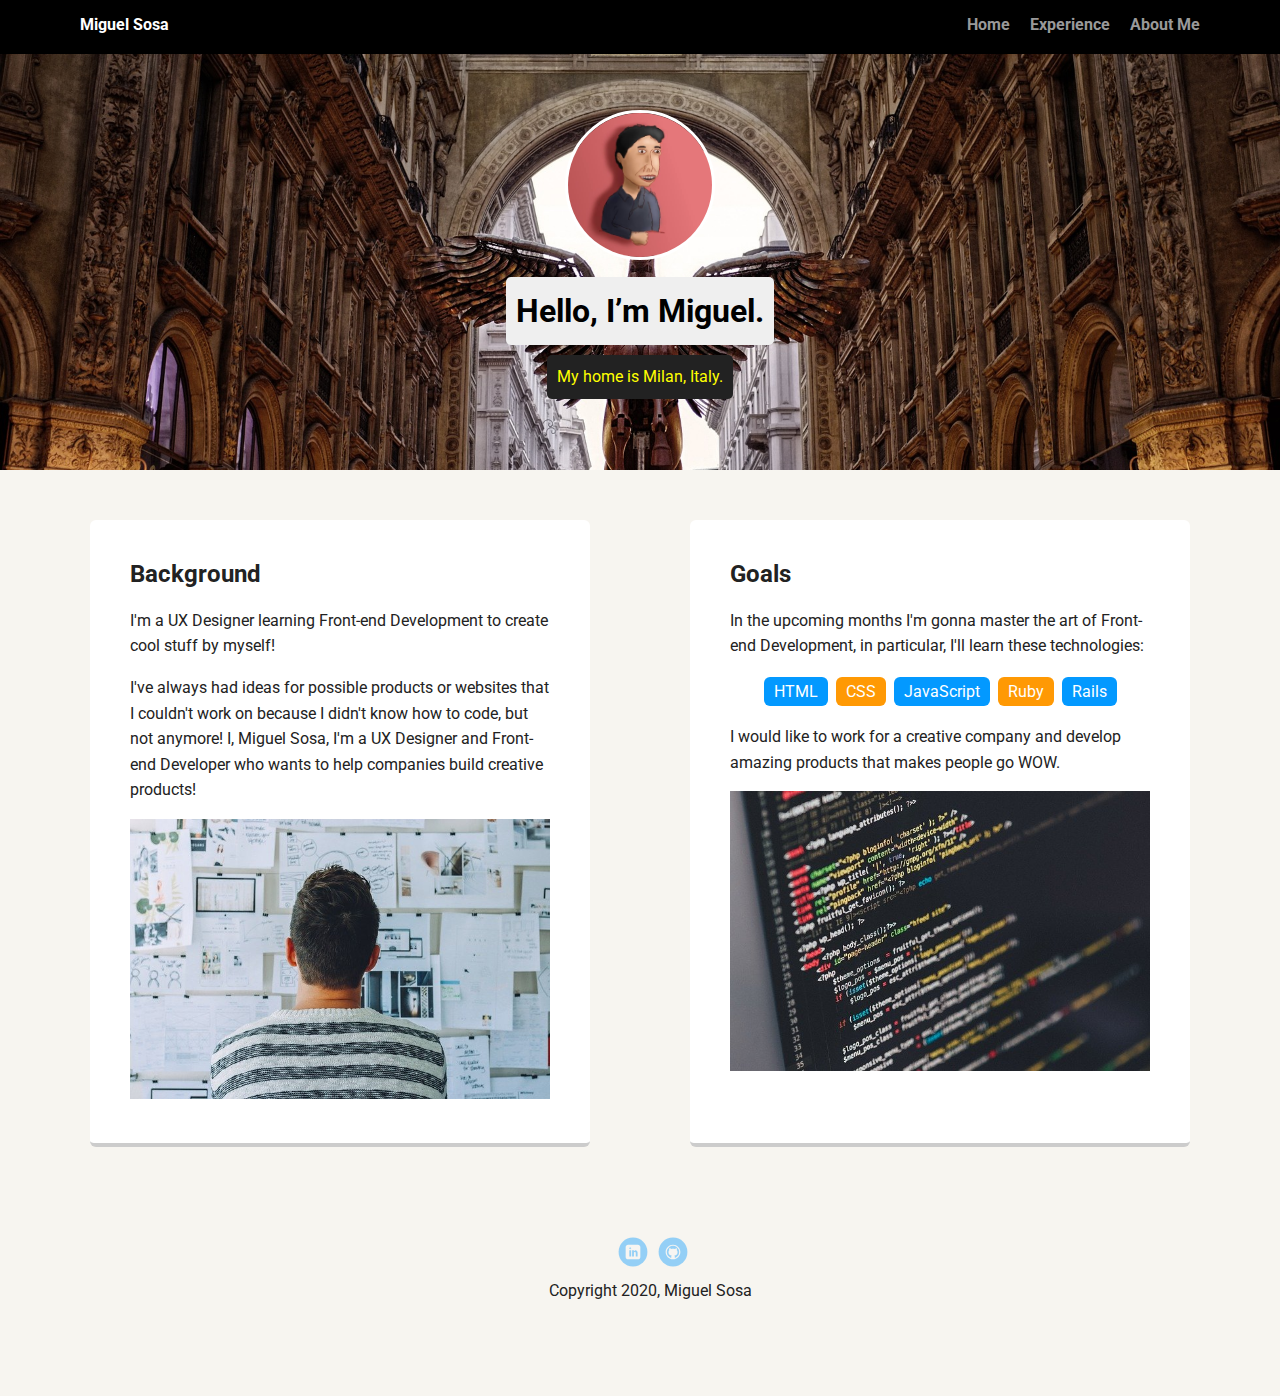
<file: index.html>
<!doctype html>
<html lang="en">
<head>
  <meta charset="utf-8">
  <title>Miguel Sosa's Profile</title>
  <meta name="viewport" content="width=device-width, initial-scale=1.0">
  <link rel="stylesheet" href="styles.css">
  <link href="https://fonts.googleapis.com/css?family=Muli%7CRoboto:400,300,500,700,900" rel="stylesheet"></head>
  <body>

    <nav class="main-nav">
        <ul class="nav">
          <li class="name">Miguel Sosa</li>
          <li><a href="index.html">Home</a></li>
          <li><a href="experience.html">Experience</a></li>
          <li><a href="about.html">About Me</a></li>
        </ul>
    </nav>

    <header>
      <img src="images/me.jpg" alt="Drawing of Miguel Sosa" class="profile-image">
      <h1 class="tag name">Hello, I’m Miguel.</h1>
      <p class="tag location">My home is Milan, Italy.</p>
    </header>

    <main class="flex">
      <section class="card">
        <h2>Background</h2>
        <p>I'm a UX Designer learning Front-end Development to create cool stuff by myself!</p>
        <p>I've always had ideas for possible products or websites that I couldn't work on because I didn't know how to code, but not anymore! I, Miguel Sosa, I'm a UX Designer and Front-end Developer who wants to help companies build creative products!</p>
        <img src="images/designer.jpg" alt="A designer examining sketches">
      </section>

      <section class="card">
        <h2>Goals</h2>
        <p>In the upcoming months I'm gonna master the art of Front-end Development, in particular, I'll learn these technologies:</p>
        <ul class="skills">
          <li>HTML</li>
          <li>CSS</li>
          <li>JavaScript</li>
          <li>Ruby</li>
          <li>Rails</li>
        </ul>
        <p>I would like to work for a creative company and develop amazing products that makes people go WOW.</p>
        <img src="images/code.jpg" alt="A screen with code">
      </section>
    </main>
    <footer>
      <ul>
        <li><a target="_blank" href="https://www.linkedin.com/in/msosadesign/" class="social linkedin">LinkedIn</a></li>
        <li><a target="_blank" href="https://github.com/msosadesign" class="social github">Github</a></li>
      </ul>
      <p class="copyright">Copyright 2020, Miguel Sosa</p>
    </footer>
  </body>
  </html>
</file>
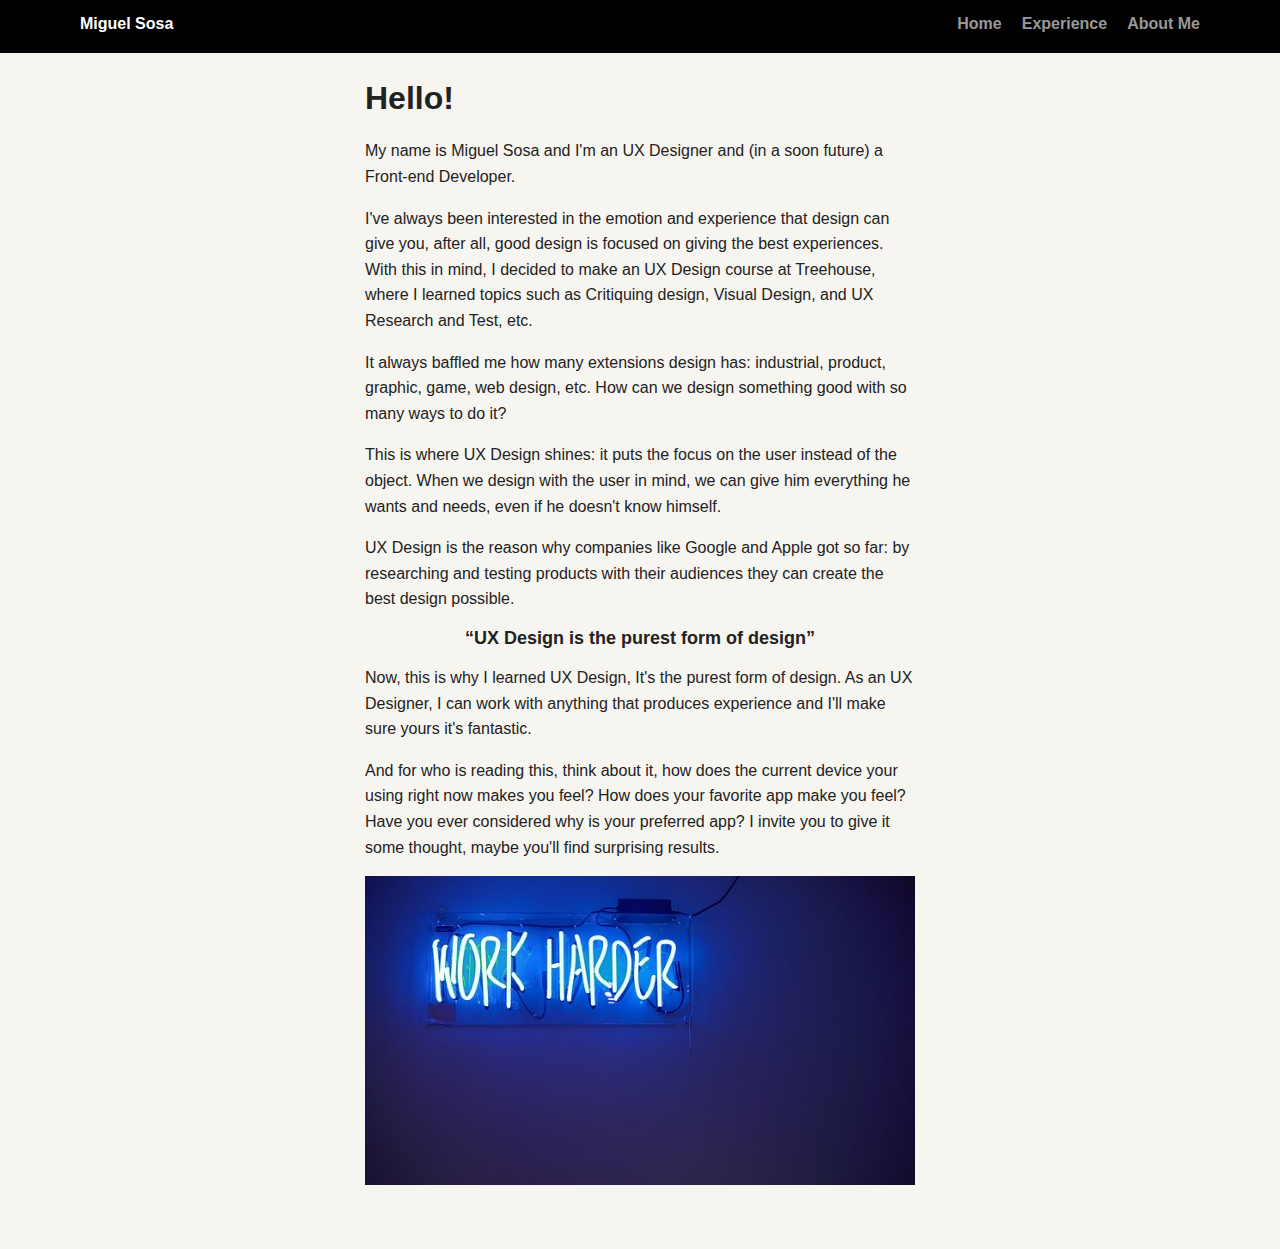
<file: about.html>
<!DOCTYPE html>
<html lang="en" dir="ltr">
  <head>
    <meta charset="utf-8">
    <title>About Me</title>
    <link rel="stylesheet" href="styles.css">
  </head>
  <body>
    <div class="main-nav">
        <ul class="nav">
          <li class="name">Miguel Sosa</li>
          <li><a href="index.html">Home</a></li>
          <li><a href="experience.html">Experience</a></li>
          <li><a href="about.html">About Me</a></li>
        </ul>
    </div>

    <main>
      <article class="aboutwrapper">
        <h1>Hello!</h1>
        <p>My name is Miguel Sosa and I'm an UX Designer and (in a soon future) a Front-end Developer.</p>
        <p>I've always been interested in the emotion and experience that design can give you, after all, good design is focused on giving the best experiences. With this in mind, I decided to make an UX Design course at Treehouse, where I learned topics such as Critiquing design, Visual Design, and UX Research and Test, etc.</p>
        <p>It always baffled me how many extensions design has: industrial, product, graphic, game, web design, etc. How can we design something good with so many ways to do it?</p>
        <p>This is where UX Design shines: it puts the focus on the user instead of the object. When we design with the user in mind, we can give him everything he wants and needs, even if he doesn't know himself.</p>
        <p>UX Design is the reason why companies like Google and Apple got so far: by researching and testing products with their audiences they can create the best design possible.</p>
        <aside class="textquote">
          <q>UX Design is the purest form of design</q>
        </aside>
        <p>Now, this is why I learned UX Design, It's the purest form of design. As an UX Designer, I can work with anything that produces experience and I'll make sure yours it's fantastic.</p>
        <p>And for who is reading this, think about it, how does the current device your using right now makes you feel? How does your favorite app make you feel? Have you ever considered why is your preferred app? I invite you to give it some thought, maybe you'll find surprising results.</p>
        <img src="images/motivation.jpg" alt="Work Harder">
      </article>
    </main>
  </body>
</html>
</file>
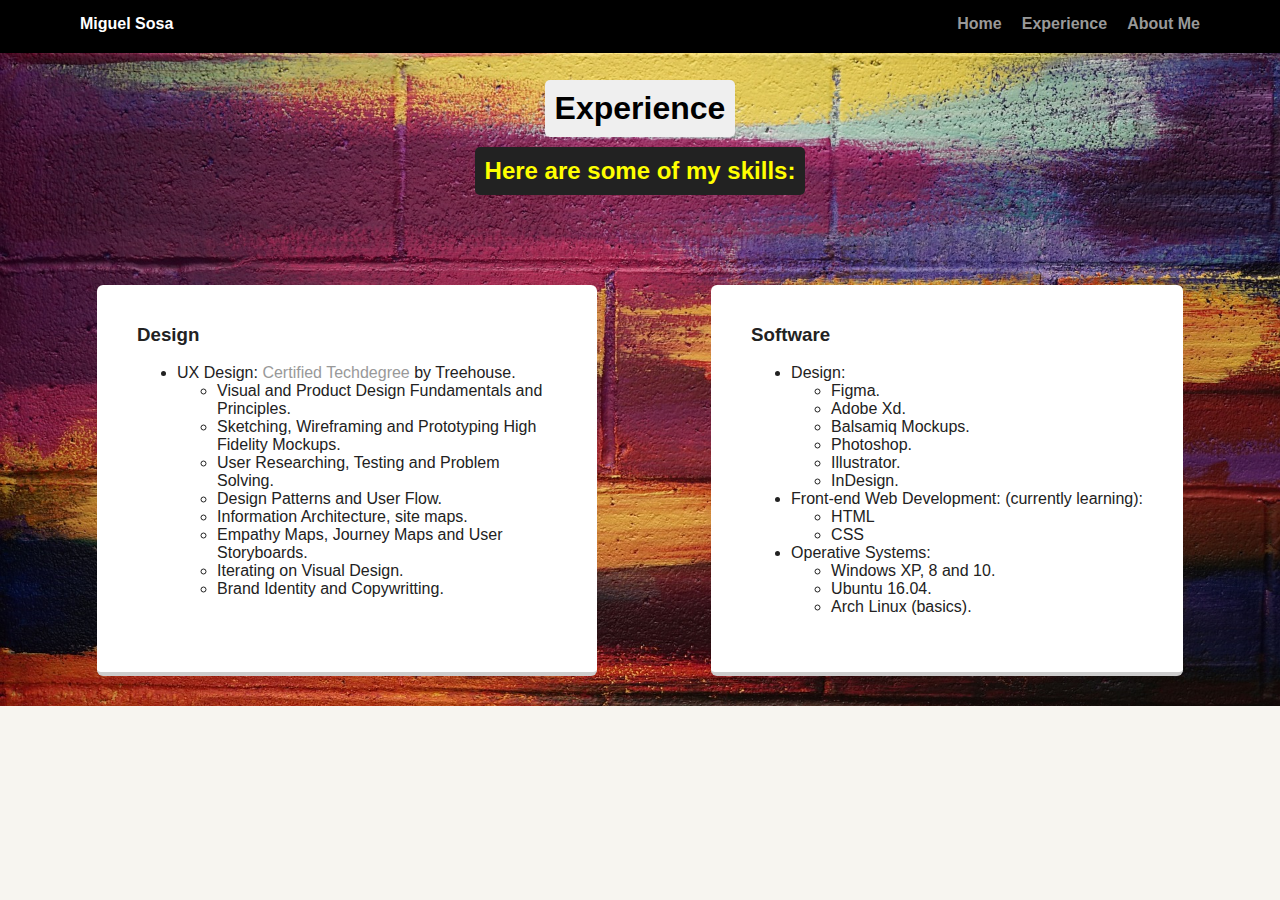
<file: experience.html>
<!DOCTYPE html>
<html lang="en" dir="ltr">
  <head>
    <meta charset="utf-8">
    <title>Experience</title>
    <link rel="stylesheet" href="styles.css">
  </head>
  <body>
    <nav class="main-nav">
        <ul class="nav">
          <li class="name">Miguel Sosa</li>
          <li><a href="index.html">Home</a></li>
          <li><a href="experience.html">Experience</a></li>
          <li><a href="about.html">About Me</a></li>
        </ul>
    </nav>

    <main class="experiencescontent">
      <div class="wrapper">
        <h1 class="tag name">Experience</h1>
        <h2 class="tag location">Here are some of my skills:</h2>
      </div>
      <div class="flex">
        <section class="card">
          <h3>Design</h3>
          <ul>
            <li>UX Design: <a target="_blank" href="https://accredible.com/14367122">Certified Techdegree</a> by Treehouse.
            <ul>
              <li>Visual and Product Design Fundamentals and Principles.</li>
              <li>Sketching, Wireframing and Prototyping High Fidelity Mockups.</li>
              <li>User Researching, Testing and Problem Solving.</li>
              <li>Design Patterns and User Flow.</li>
              <li>Information Architecture, site maps.</li>
              <li>Empathy Maps, Journey Maps and User Storyboards.</li>
              <li>Iterating on Visual Design.</li>
              <li>Brand Identity and Copywritting.</li>
            </ul></li>
          </ul>
        </section>
        <section class="card">
          <h3>Software</h3>
          <ul>
            <li>Design:
            <ul>
              <li>Figma.</li>
              <li>Adobe Xd.</li>
              <li>Balsamiq Mockups.</li>
              <li>Photoshop.</li>
              <li>Illustrator.</li>
              <li>InDesign.</li>
            </ul></li>
            <li>Front-end Web Development: (currently learning):
            <ul>
              <li>HTML</li>
              <li>CSS</li>
            </ul></li>
            <li>Operative Systems:
            <ul>
              <li>Windows XP, 8 and 10.</li>
              <li>Ubuntu 16.04.</li>
              <li>Arch Linux (basics).</li>
            </ul></li>
          </ul>
        </section>
      </div>
    </main>
  </body>
</html>
</file>
<file: styles.css>
/* Global Layout Set-up */
* {
  box-sizing: border-box;
}

body {
  margin: 0;
  padding: 0;
  text-align: center;
  font-family: 'Roboto', sans-serif;
  color: #222;
  background: #f7f5f0;
}
/* Link Styles */

a {
  text-decoration: none;
  color: #999;
}
a:hover {
  color: #6633ff;
}

/* Section Styles */

.main-nav {
  width: 100%;
  background: black;
  min-height: 30px;
  padding: 10px;
  position: fixed;
  text-align: center;
}
.nav {
  display: flex;
  justify-content: space-around;
  font-weight: 700;
  list-style-type: none;
  margin: 0 auto;
  padding: 0;
}

.nav .name {
    display: block;
    margin-right: auto;
    color: white;
}
.nav li {
  padding: 5px 10px 10px 10px;
}
.nav a {
  transition: all .5s;
}
.nav a:hover {
  color: white
}

header {
  text-align: center;
  background: url('images/milan.jpg') no-repeat top center ;
  background-size: cover;
  background-position: center;
  overflow: hidden;
  padding-top: 60px;
}
header {
  line-height: 1.5;
}
header .profile-image {
  margin-top: 50px;
  width: 150px;
  height: 150px;
  border-radius: 50%;
  border: 3px solid white;
  transition: all .5s;
}
header .profile-image:hover {
  transform: scale(1.2) rotate(-365deg);
  border: 5px solid #ff99ff;
  border-radius: 3px;
}
.tag {
  background-color: #efefef;
  color: black;
  padding: 10px;
  border-radius: 5px;
  display: table;
  margin: 10px auto;
}
.location {
  background-color: #222;
  color: yellow;
}
.card {
  margin: 30px;
  padding: 20px 40px 40px;
  max-width: 500px;
  text-align: left;
  background: #fff;
  border-bottom: 4px solid #ccc;
  border-radius: 6px;
  transition: all .5s;
}
.card:hover {
  border-color: #ff99ff;
}

ul.skills {
  padding: 0;
  text-align: center;
}

.skills li {
  border-radius: 6px;
  display: inline-block;
  background: #ff9904;
  color: white;
  padding: 5px 10px;
  margin: 2px;
}

.skills li:nth-child(odd) {
  background: #0399ff;
}

footer {
  width: 100%;
  min-height: 30px;
  padding: 20px 0 40px 20px;
}

footer .copyright {
  top: -8px;
  font-size: .75em;
}

footer ul {
  list-style-type: none;
  margin: 0;
  padding: 0;
}

footer ul li {
  display: inline-block;
}

a.social {
  display: inline-block;
  text-indent: -9999px;
  margin-left: 5px;
  width: 30px;
  height: 30px;
  background-size: 30px 30px;
  opacity: .4;
  transition: all .5s;
}
a.twitter {
  background-image: url(images/twitter.svg);
}
a.linkedin {
  background-image: url(images/linkedin.svg);
}
a.github {
  background-image: url(images/github.svg);
}
a.social:hover {
  opacity: 1;
}
.clearfix {
  clear: both;
}

.wrapper {
  margin: 60px auto;
  width: 1000px;
  text-align: left;
}

.aboutwrapper {
  margin: 60px auto;
  width: 550px;
  text-align: left;
}

.aboutwrapper img,.card img {
  width: 100%;
}

.experiencescontent {
  background-image: url(images/experience.jpg);
  background-repeat: no-repeat;
  background-size: cover;
  background-position: center;
}

.textquote {
  font-size: 18px;
  font-weight: 700;
  text-align: center;
}

/* Styles for larger screens */
@media screen and (min-width: 720px) {

  .flex {
      display: -ms-flexbox;      /* TWEENER - IE 10 */
      display: flex;
      max-width: 1200px;
      -ms-flex-pack: distribute;
      justify-content: space-around;
      margin: 0 auto;
  }

  header {
    min-height: 470px;
  }

  .nav {
    max-width: 1200px;
    padding: 0 30px;
  }


  main {
    padding-top: 20px;
  }

  main p {
    line-height: 1.6em;
  }

  footer {
    font-size: 1.3em;
    max-width: 1200px;
    margin: 40px auto;
  }

}
</file>
